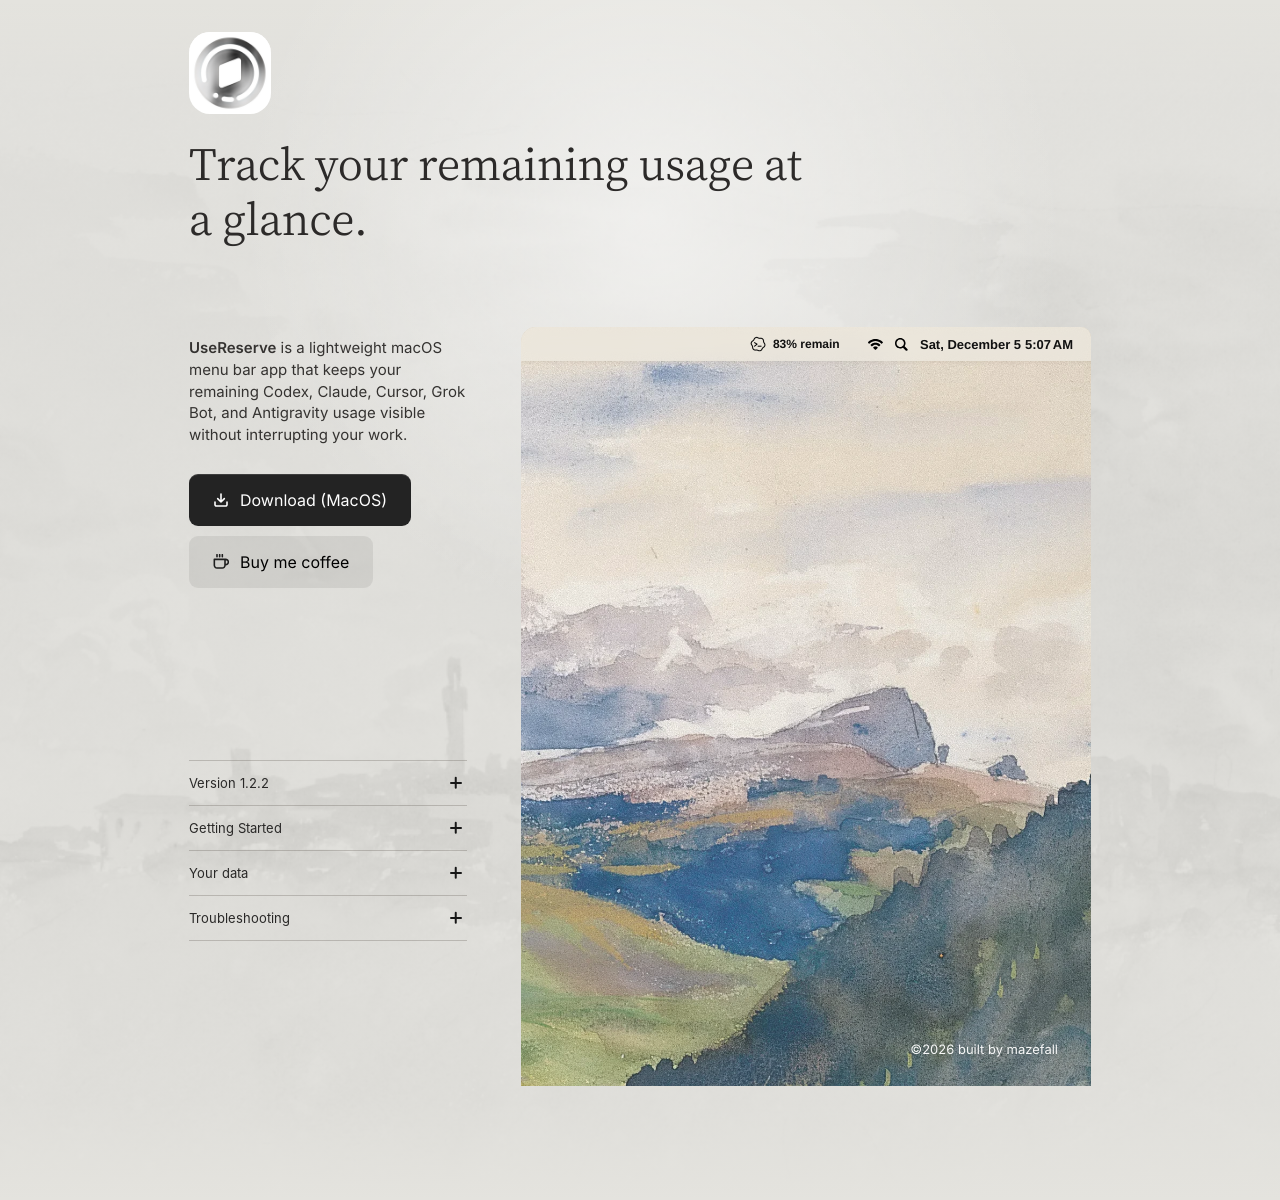
<file: index.html>
<!DOCTYPE html><html lang="en"><head><meta charSet="utf-8"/><meta name="viewport" content="width=device-width, initial-scale=1"/><link rel="preload" href="/fonts/Inter-Regular.woff2" as="font" crossorigin="anonymous" type="font/woff2"/><link rel="preload" href="/fonts/CactusClassicalSerif-Site.woff2" as="font" crossorigin="anonymous" type="font/woff2"/><link rel="preload" href="/images/usereserve-app-icon-small.png" as="image"/><link rel="preload" href="/images/download.svg" as="image"/><link rel="preload" href="/images/coffee.svg" as="image"/><link rel="preload" as="image" href="/images/met-watercolor-demo.webp" fetchPriority="high"/><link rel="preload" as="image" href="/images/codex-menu-template.png"/><link rel="preload" as="image" href="/images/menu-wifi.svg"/><link rel="preload" as="image" href="/images/menu-search.svg"/><link rel="preload" as="image" href="/images/more-option.svg"/><link rel="preload" as="image" href="/images/codex-icon.svg"/><link rel="preload" as="image" href="/images/claude-mark.png"/><link rel="stylesheet" href="/_next/static/chunks/00yr30qynxd0l.css" data-precedence="next"/><link rel="preload" as="script" fetchPriority="low" href="/_next/static/chunks/2-xwlmnlyaeq1.js"/><script src="/_next/static/chunks/3fy_b2e1xac-s.js" async=""></script><script src="/_next/static/chunks/05tem0visqf24.js" async=""></script><script src="/_next/static/chunks/turbopack-0192ip6_jhaq9.js" async=""></script><script src="/_next/static/chunks/44oxwbh__ebkl.js" async="" crossorigin=""></script><script src="/_next/static/chunks/1mxx5xc-y8i-s.js" async="" crossorigin=""></script><link rel="preload" as="image" href="/images/cursor-icon.svg"/><link rel="preload" as="image" href="/images/grok-icon.svg"/><link rel="preload" as="image" href="/images/antigravity-icon.png"/><link rel="preload" href="https://static.cloudflareinsights.com/beacon.min.js" as="script" crossorigin=""/><meta name="theme-color" content="#e4e3de"/><title>UseReserve — macOS Usage: Codex, Claude, Cursor, Grok Bot &amp; Antigravity</title><meta name="description" content="A lightweight macOS menu bar app that keeps your remaining Codex, Claude, Cursor, Grok Bot, and Antigravity usage visible without interrupting your work."/><meta name="application-name" content="UseReserve"/><meta name="author" content="mazefall"/><meta name="robots" content="index, follow"/><meta name="googlebot" content="index, follow, max-video-preview:-1, max-image-preview:large, max-snippet:-1"/><link rel="canonical" href="https://usereserve.app/"/><meta name="google-site-verification" content="Ph3ktvAOfqdHMxSouBUlSY4p__La_72pyCP1MsgeFTg"/><meta property="og:title" content="UseReserve — macOS Usage: Codex, Claude, Cursor, Grok Bot &amp; Antigravity"/><meta property="og:description" content="Keep your remaining Codex, Claude, Cursor, Grok Bot, and Antigravity usage visible from the macOS menu bar."/><meta property="og:url" content="https://usereserve.app/"/><meta property="og:site_name" content="UseReserve"/><meta property="og:image" content="https://usereserve.app/images/usereserve-social.png"/><meta property="og:image:width" content="1200"/><meta property="og:image:height" content="630"/><meta property="og:image:alt" content="UseReserve — track your remaining usage at a glance"/><meta property="og:type" content="website"/><meta name="twitter:card" content="summary_large_image"/><meta name="twitter:title" content="UseReserve — macOS Usage: Codex, Claude, Cursor, Grok Bot &amp; Antigravity"/><meta name="twitter:description" content="Keep your remaining Codex, Claude, Cursor, Grok Bot, and Antigravity usage visible from the macOS menu bar."/><meta name="twitter:image" content="https://usereserve.app/images/usereserve-social.png"/><link rel="shortcut icon" href="/images/usereserve-app-icon-small.png"/><link rel="icon" href="/images/usereserve-app-icon-small.png"/><link rel="apple-touch-icon" href="/images/usereserve-app-icon-small.png"/><link rel="preload" href="/fonts/Inter-Regular.woff2" as="font" type="font/woff2" crossorigin="anonymous"/><link rel="preload" href="/fonts/CactusClassicalSerif-Site.woff2" as="font" type="font/woff2" crossorigin="anonymous"/><script src="/_next/static/chunks/0cz1d0mv5g_q7.js" noModule=""></script></head><body><div hidden=""><!--$--><!--/$--></div><script type="application/ld+json">{"@context":"https://schema.org","@type":"SoftwareApplication","name":"UseReserve","url":"https://usereserve.app/","image":"https://usereserve.app/images/usereserve-app-icon-small.png","description":"A lightweight macOS menu bar app that keeps remaining Codex, Claude, Cursor, Grok Bot, and Antigravity usage visible at a glance.","applicationCategory":"DeveloperApplication","operatingSystem":"macOS","downloadUrl":"https://github.com/mazefall/usereserve-site/releases/download/v1.2.2/UseReserve-1.2.2.zip","offers":{"@type":"Offer","price":"0","priceCurrency":"USD"},"author":{"@type":"Person","name":"mazefall","url":"https://www.mazefall.com"}}</script><main class="site-page"><div class="page-content"><img class="app-icon" src="/images/usereserve-app-icon-small.png" alt="UseReserve" width="82" height="82"/><h1><span>Track your remaining usage at</span><span class="headline-second">a glance.</span></h1><p class="intro-copy"><strong>UseReserve</strong> is a lightweight macOS menu bar app that keeps your remaining Codex, Claude, Cursor, Grok Bot, and Antigravity usage visible without interrupting your work.</p><div class="actions" aria-label="UseReserve links"><a class="cta cta--primary" href="https://github.com/mazefall/usereserve-site/releases/download/v1.2.2/UseReserve-1.2.2.zip"><img class="cta-icon" src="/images/download.svg" alt="" aria-hidden="true"/><span>Download (MacOS)</span></a><a class="cta cta--secondary" href="https://buymeacoffee.com/usereserve"><img class="cta-icon" src="/images/coffee.svg" alt="" aria-hidden="true"/><span>Buy me coffee</span></a></div><figure class="product-demo" aria-label="UseReserve running in the macOS menu bar"><img class="demo-artwork" src="/images/met-watercolor-demo.webp" alt="Watercolor landscape with mountains and a deep blue valley" width="1061" height="1413" fetchPriority="high"/><div class="demo-wash" aria-hidden="true"></div><div class="menu-bar"><div class="menu-trailing"><div class="menu-status-anchor"><div class="reserve-status" aria-hidden="true"><div class="status-rotator"><span class="status-provider"><img class="status-icon status-icon--codex" src="/images/codex-menu-template.png" alt=""/><span>83% remain</span></span></div></div></div><div class="menu-system-icons" aria-hidden="true"><img class="menu-symbol menu-symbol--wifi" src="/images/menu-wifi.svg" alt=""/><img class="menu-symbol menu-symbol--search" src="/images/menu-search.svg" alt=""/></div><span class="menu-time" aria-hidden="true"><span></span><span class="menu-clock"></span></span></div><section class="usage-panel" aria-label="Example usage remaining" aria-hidden="true"><header class="usage-header"><strong>Usage Remaining</strong><img class="usage-more-icon" src="/images/more-option.svg" alt=""/></header><div class="usage-provider usage-provider--codex"><span class="provider-icon-shell provider-icon-shell--codex"><img src="/images/codex-icon.svg" alt="Codex"/></span><div class="usage-rows"><div class="usage-row"><span>5hr Session</span><span class="usage-percent">83%</span><span class="usage-reset">2:10pm</span></div><div class="usage-row"><span>Weekly</span><span class="usage-percent">67%</span><span class="usage-reset">Jul 21</span></div><div class="usage-row usage-row--reserve"><span></span><span class="reset-badge">1</span><span>Available Reset</span></div></div></div><div class="usage-divider usage-divider--codex-claude"></div><div class="usage-provider usage-provider--claude"><span class="provider-icon-shell provider-icon-shell--claude"><img src="/images/claude-mark.png" alt="Claude"/></span><div class="usage-rows"><div class="usage-row"><span>5hr Session</span><span class="usage-percent">100%</span><span class="usage-reset">1:34pm</span></div><div class="usage-row"><span>Weekly</span><span class="usage-percent">32%</span><span class="usage-reset">Jul 22</span></div></div></div><div class="usage-divider usage-divider--claude-cursor"></div><div class="usage-provider usage-provider--cursor"><span class="provider-icon-shell provider-icon-shell--cursor"><img src="/images/cursor-icon.svg" alt="Cursor"/></span><div class="usage-rows"><div class="usage-row"><span>Cursor</span><span class="usage-percent">72%</span><span class="usage-reset">Sep 30</span></div><div class="usage-row"><span>Other Models</span><span class="usage-percent">84%</span><span class="usage-reset">Sep 30</span></div></div></div><div class="usage-divider usage-divider--cursor-grok"></div><div class="usage-provider usage-provider--grok"><span class="provider-icon-shell provider-icon-shell--grok"><img src="/images/grok-icon.svg" alt="Grok Bot"/></span><div class="usage-rows"><div class="usage-row"><span>Weekly</span><span class="usage-percent">89%</span><span class="usage-reset">Sep 7</span></div></div></div><div class="usage-divider usage-divider--grok-antigravity"></div><div class="usage-provider usage-provider--antigravity"><span class="provider-icon-shell provider-icon-shell--antigravity"><img src="/images/antigravity-icon.png" alt="Antigravity"/></span><div class="usage-rows"><div class="usage-row"><span>5hr Session</span><span class="usage-percent">76%</span><span class="usage-reset">2:23pm</span></div><div class="usage-row"><span>Weekly</span><span class="usage-percent">92%</span><span class="usage-reset">Nov 27</span></div><div class="usage-row"><span>Argon Weekly</span><span class="usage-percent">100%</span><span class="usage-reset">Nov 27</span></div></div></div></section></div><figcaption class="art-credit">©2026 built by<!-- --> <a href="https://www.mazefall.com" target="_blank" rel="noreferrer">mazefall</a></figcaption></figure><div class="accordions"><section class="accordion-item" id="version"><button class="accordion-trigger" id="version-trigger" type="button" aria-expanded="false" aria-controls="version-panel"><span>Version 1.2.2</span><span class="accordion-symbol" aria-hidden="true"></span></button><div class="accordion-panel" id="version-panel" role="region" aria-labelledby="version-trigger" aria-hidden="true"><div class="accordion-panel-inner"><p>Restored quota tracking for Antigravity 2.34 and fixed the message that could say Antigravity was closed while it was running.</p></div></div></section><section class="accordion-item" id="getting-started"><button class="accordion-trigger" id="getting-started-trigger" type="button" aria-expanded="false" aria-controls="getting-started-panel"><span>Getting Started</span><span class="accordion-symbol" aria-hidden="true"></span></button><div class="accordion-panel" id="getting-started-panel" role="region" aria-labelledby="getting-started-trigger" aria-hidden="true"><div class="accordion-panel-inner"><p>Unzip the download and move UseReserve to Applications. Open Codex, Claude Desktop, Cursor, Grok Bot, or Antigravity once, then launch UseReserve to see the limits available on your Mac. macOS may ask permission before UseReserve can read a protected local sign-in.</p></div></div></section><section class="accordion-item" id="your-data"><button class="accordion-trigger" id="your-data-trigger" type="button" aria-expanded="false" aria-controls="your-data-panel"><span>Your data</span><span class="accordion-symbol" aria-hidden="true"></span></button><div class="accordion-panel" id="your-data-panel" role="region" aria-labelledby="your-data-trigger" aria-hidden="true"><div class="accordion-panel-inner"><p>The UseReserve app is read-only and never stores credentials, cookies, or message content. It reads only the local sign-in information each installed provider needs for an ephemeral usage request. This website uses privacy-first Cloudflare Web Analytics to count visits and page performance without cookies or personal profiles.</p></div></div></section><section class="accordion-item" id="troubleshooting"><button class="accordion-trigger" id="troubleshooting-trigger" type="button" aria-expanded="false" aria-controls="troubleshooting-panel"><span>Troubleshooting</span><span class="accordion-symbol" aria-hidden="true"></span></button><div class="accordion-panel" id="troubleshooting-panel" role="region" aria-labelledby="troubleshooting-trigger" aria-hidden="true"><div class="accordion-panel-inner"><dl class="troubleshooting-list"><div><dt>Menu bar</dt><dd>Open UseReserve again if its icon is missing. If your menu bar is crowded, close an unused menu-bar app so macOS has room to show it.</dd></div><div><dt>Sign-in</dt><dd>Open Codex, Claude Desktop, Cursor, Grok Bot, or Antigravity and confirm you are signed in, then return to UseReserve.</dd></div><div><dt>Claude permission</dt><dd>Choose Connect Claude in UseReserve and approve access to Claude Safe Storage when macOS asks.</dd></div><div><dt>Cursor usage</dt><dd>Cursor must be installed and signed in. UseReserve shows Cursor and Other Models when those limits are available for your individual plan. If Cursor has no allowance to report, you’ll see No usage limits available instead of a percentage.</dd></div><div><dt>Grok Bot usage</dt><dd>Grok Bot must be installed. UseReserve prefers the account signed into Grok Bot, then falls back to Cursor&#x27;s sign-in if that account is unavailable or rejected. When Cursor fallback is active, choose Use Grok Bot Sign-In to switch accounts; if macOS blocks Grok Bot Safe Storage, choose Allow Grok Bot Access.</dd></div><div><dt>Antigravity usage</dt><dd>Keep Antigravity open and signed in. UseReserve shows 5hr Session, Weekly, and Argon Weekly, with the lowest available percentage in the menu bar. Newer Antigravity versions use Google’s Antigravity CLI to read quotas. If UseReserve shows Antigravity CLI required, choose Install for Google’s setup instructions.</dd></div><div><dt>Subscription ends</dt><dd>UseReserve shows a dated notice for an expired Grok Bot trial or a previously tracked Cursor billing cycle that ends and stops reporting usage. It keeps checking for fresh usage after renewal.</dd></div><div><dt>Stale readings</dt><dd>UseReserve keeps the last available reading during a temporary outage and shows when it was last updated.</dd></div><div><dt>Refresh</dt><dd>Open the more menu and choose Refresh after reconnecting to the internet or signing in again.</dd></div><div><dt>Hiding an app</dt><dd>Open the more menu and untick an app under Show/Hide to drop it from the panel. It stops being polled until you tick it again.</dd></div><div><dt>Login Items</dt><dd>If UseReserve does not start automatically, open System Settings → General → Login Items and enable UseReserve.</dd></div></dl></div></div></section></div></div></main><!--$--><!--/$--><script src="/_next/static/chunks/2-xwlmnlyaeq1.js" id="_R_" async=""></script><script>(self.__next_f=self.__next_f||[]).push([0])</script><script>self.__next_f.push([1,"1:\"$Sreact.fragment\"\n2:I[39756,[\"/_next/static/chunks/44oxwbh__ebkl.js\"],\"default\"]\n3:I[37457,[\"/_next/static/chunks/44oxwbh__ebkl.js\"],\"default\"]\n4:I[79520,[\"/_next/static/chunks/44oxwbh__ebkl.js\"],\"\"]\nb:I[68027,[\"/_next/static/chunks/44oxwbh__ebkl.js\"],\"default\",1]\n:HL[\"/_next/static/chunks/00yr30qynxd0l.css\",\"style\"]\n:HL[\"/fonts/Inter-Regular.woff2\",\"font\",{\"crossOrigin\":\"anonymous\",\"type\":\"font/woff2\"}]\n:HL[\"/fonts/CactusClassicalSerif-Site.woff2\",\"font\",{\"crossOrigin\":\"anonymous\",\"type\":\"font/woff2\"}]\n:HL[\"/images/usereserve-app-icon-small.png\",\"image\"]\n:HL[\"/images/download.svg\",\"image\"]\n:HL[\"/images/coffee.svg\",\"image\"]\n0:{\"P\":null,\"c\":[\"\",\"\"],\"q\":\"\",\"i\":false,\"f\":[[[\"\",{\"children\":[\"__PAGE__\",{},\"$undefined\",\"$undefined\",4608]},\"$undefined\",\"$undefined\",4624],[[\"$\",\"$1\",\"c\",{\"children\":[[[\"$\",\"link\",\"0\",{\"rel\":\"stylesheet\",\"href\":\"/_next/static/chunks/00yr30qynxd0l.css\",\"precedence\":\"next\",\"crossOrigin\":\"$undefined\",\"nonce\":\"$undefined\"}],[\"$\",\"script\",\"script-0\",{\"src\":\"/_next/static/chunks/44oxwbh__ebkl.js\",\"async\":true,\"nonce\":\"$undefined\"}]],[\"$\",\"html\",null,{\"lang\":\"en\",\"children\":[[\"$\",\"head\",null,{\"children\":[[\"$\",\"link\",null,{\"rel\":\"preload\",\"href\":\"/fonts/Inter-Regular.woff2\",\"as\":\"font\",\"type\":\"font/woff2\",\"crossOrigin\":\"anonymous\"}],[\"$\",\"link\",null,{\"rel\":\"preload\",\"href\":\"/fonts/CactusClassicalSerif-Site.woff2\",\"as\":\"font\",\"type\":\"font/woff2\",\"crossOrigin\":\"anonymous\"}]]}],[\"$\",\"body\",null,{\"children\":[[\"$\",\"$L2\",null,{\"parallelRouterKey\":\"children\",\"error\":\"$undefined\",\"errorStyles\":\"$undefined\",\"errorScripts\":\"$undefined\",\"template\":[\"$\",\"$L3\",null,{}],\"templateStyles\":\"$undefined\",\"templateScripts\":\"$undefined\",\"notFound\":[[[\"$\",\"title\",null,{\"children\":\"404: This page could not be found.\"}],[\"$\",\"div\",null,{\"style\":{\"fontFamily\":\"system-ui,\\\"Segoe UI\\\",Roboto,Helvetica,Arial,sans-serif,\\\"Apple Color Emoji\\\",\\\"Segoe UI Emoji\\\"\",\"height\":\"100vh\",\"textAlign\":\"center\",\"display\":\"flex\",\"flexDirection\":\"column\",\"alignItems\":\"center\",\"justifyContent\":\"center\"},\"children\":[\"$\",\"div\",null,{\"children\":[[\"$\",\"style\",null,{\"dangerouslySetInnerHTML\":{\"__html\":\"body{color:#000;background:#fff;margin:0}.next-error-h1{border-right:1px solid rgba(0,0,0,.3)}@media (prefers-color-scheme:dark){body{color:#fff;background:#000}.next-error-h1{border-right:1px solid rgba(255,255,255,.3)}}\"}}],[\"$\",\"h1\",null,{\"className\":\"next-error-h1\",\"style\":{\"display\":\"inline-block\",\"margin\":\"0 20px 0 0\",\"padding\":\"0 23px 0 0\",\"fontSize\":24,\"fontWeight\":500,\"verticalAlign\":\"top\",\"lineHeight\":\"49px\"},\"children\":404}],[\"$\",\"div\",null,{\"style\":{\"display\":\"inline-block\"},\"children\":[\"$\",\"h2\",null,{\"style\":{\"fontSize\":14,\"fontWeight\":400,\"lineHeight\":\"49px\",\"margin\":0},\"children\":\"This page could not be found.\"}]}]]}]}]],[]],\"forbidden\":\"$undefined\",\"unauthorized\":\"$undefined\"}],[\"$\",\"$L4\",null,{\"id\":\"cloudflare-web-analytics\",\"strategy\":\"afterInteractive\",\"type\":\"module\",\"crossOrigin\":\"anonymous\",\"src\":\"https://static.cloudflareinsights.com/beacon.min.js\",\"data-cf-beacon\":\"{\\\"token\\\":\\\"161fef571741419490c86eca821cf598\\\"}\"}]]}]]}]]}],{\"children\":[[\"$\",\"$1\",\"c\",{\"children\":[[[\"$\",\"script\",null,{\"type\":\"application/ld+json\",\"dangerouslySetInnerHTML\":{\"__html\":\"{\\\"@context\\\":\\\"https://schema.org\\\",\\\"@type\\\":\\\"SoftwareApplication\\\",\\\"name\\\":\\\"UseReserve\\\",\\\"url\\\":\\\"https://usereserve.app/\\\",\\\"image\\\":\\\"https://usereserve.app/images/usereserve-app-icon-small.png\\\",\\\"description\\\":\\\"A lightweight macOS menu bar app that keeps remaining Codex, Claude, Cursor, Grok Bot, and Antigravity usage visible at a glance.\\\",\\\"applicationCategory\\\":\\\"DeveloperApplication\\\",\\\"operatingSystem\\\":\\\"macOS\\\",\\\"downloadUrl\\\":\\\"https://github.com/mazefall/usereserve-site/releases/download/v1.2.2/UseReserve-1.2.2.zip\\\",\\\"offers\\\":{\\\"@type\\\":\\\"Offer\\\",\\\"price\\\":\\\"0\\\",\\\"priceCurrency\\\":\\\"USD\\\"},\\\"author\\\":{\\\"@type\\\":\\\"Person\\\",\\\"name\\\":\\\"mazefall\\\",\\\"url\\\":\\\"https://www.mazefall.com\\\"}}\"}}],[\"$\",\"main\",null,{\"className\":\"site-page\",\"children\":[\"$\",\"div\",null,{\"className\":\"page-content\",\"children\":[[\"$\",\"img\",null,{\"className\":\"app-icon\",\"src\":\"/images/usereserve-app-icon-small.png\",\"alt\":\"UseReserve\",\"width\":82,\"height\":82}],[\"$\",\"h1\",null,{\"children\":[[\"$\",\"span\",null,{\"children\":\"Track your remaining usage at\"}],[\"$\",\"span\",null,{\"className\":\"headline-second\",\"children\":\"a glance.\"}]]}],[\"$\",\"p\",null,{\"className\":\"intro-copy\",\"children\":[[\"$\",\"strong\",null,{\"children\":\"UseReserve\"}],\" is a lightweight macOS menu bar app that keeps your remaining Codex, Claude, Cursor, Grok Bot, and Antigravity usage visible without interrupting your work.\"]}],[\"$\",\"div\",null,{\"className\":\"actions\",\"aria-label\":\"UseReserve links\",\"children\":[[\"$\",\"a\",null,{\"className\":\"cta cta--primary\",\"href\":\"https://github.com/mazefall/usereserve-site/releases/download/v1.2.2/UseReserve-1.2.2.zip\",\"children\":[[\"$\",\"img\",null,{\"className\":\"cta-icon\",\"src\":\"/images/download.svg\",\"alt\":\"\",\"aria-hidden\":\"true\"}],[\"$\",\"span\",null,{\"children\":\"Download (MacOS)\"}]]}],[\"$\",\"a\",null,{\"className\":\"cta cta--secondary\",\"href\":\"https://buymeacoffee.com/usereserve\",\"children\":[[\"$\",\"img\",null,{\"className\":\"cta-icon\",\"src\":\"/images/coffee.svg\",\"alt\":\"\",\"aria-hidden\":\"true\"}],\"$L5\"]}]]}],\"$L6\",\"$L7\"]}]}]],[\"$L8\"],\"$L9\"]}],{},null,false,null]},null,false,null],\"$La\",false]],\"m\":\"$undefined\",\"G\":[\"$b\",[\"$Lc\"]],\"S\":true,\"h\":null,\"r\":\"$undefined\",\"s\":\"$undefined\",\"a\":\"$undefined\",\"l\":\"$undefined\",\"p\":\"$undefined\",\"d\":\"$undefined\",\"b\":\"2j2uzRVnYnfNPEJfEZpKF\"}\nd:I[35614,[\"/_next/static/chunks/44oxwbh__ebkl.js\",\"/_next/static/chunks/1mxx5xc-y8i-s.js\"],\"ProductDemo\"]\ne:I[59805,[\"/_next/static/chunks/44oxwbh__ebkl.js\",\"/_next/static/chunks/1mxx5xc-y8i-s.js\"],\"AccordionList\"]\nf:I[97367,[\"/_next/static/chunks/44oxwbh__ebkl.js\"],\"OutletBoundary\"]\n10:\"$Sreact.suspense\"\n12:I[97367,[\"/_next/static/chunks/44oxwbh__ebkl.js\"],\"ViewportBoundary\"]\n14:I[97367,[\"/_next/static/chunks/44oxwbh__ebkl.js\"],\"MetadataBoundary\"]\n5:[\"$\",\"span\",null,{\"children\":\"Buy me coffee\"}]\n6:[\"$\",\"$Ld\",null,{}]\n7:[\"$\",\"$Le\",null,{}]\n8:[\"$\",\"script\",\"script-0\",{\"src\":\"/_next/static/chunks/1mxx5xc-y8i-s.js\",\"async\":true,\"nonce\":\"$undefined\"}]\n9:[\"$\",\"$Lf\",null,{\"children\":[\"$\",\"$10\",null,{\"name\":\"Next.MetadataOutlet\",\"children\":\"$@11\"}]}]\na:[\"$\",\"$1\",\"h\",{\"children\":[null,[\"$\",\"$L12\",null,{\"children\":\"$L13\"}],[\"$\",\"div\",null,{\"hidden\":true,\"children\":[\"$\",\"$L14\",null,{\"children\":[\"$\",\"$10\",null,{\"name\":\"Next.Metadata\",\"children\":\"$L15\"}]}]}],null]}]\nc:[\"$\",\"link\",\"0\",{\"rel\":\"stylesheet\",\"href\":\"/_next/static/chunks/00yr30qynxd0l.css\",\"precedence\":\"next\",\"crossOrigin\":\"$undefined\",\"nonce\":\"$undefined\"}]\n13:[[\"$\",\"meta\",\"0\",{\"charSet\":\"utf-8\"}],[\"$\",\"meta\",\"1\",{\"name\":\"viewport\",\"content\":\"width=device-width, initial-scale=1\"}],[\"$\",\"meta\",\"2\",{\"name\":\"theme-color\",\"content\":\"#e4e3de\"}]]\n16:I[27201,[\"/_next/static/chunks/44oxwbh__ebkl.js\"],\"IconMark\"]\n11:null\n15:[[\"$\",\"title\",\"0\",{\"children\":\"UseReserve — macOS Usage: Codex, Claude, Cursor, Grok Bot \u0026 Antigravity\"}],[\"$\",\"meta\",\"1\",{\"name\":\"description\",\"content\":\"A lightweight macOS menu bar app that keeps your remaining Codex, Claude, Cursor, Grok Bot, and Antigravity usage visible without interrupting your work.\"}],[\"$\",\"meta\",\"2\",{\"name\":\"application-name\",\"content\":\"UseReserve\"}],[\"$\",\"meta\",\"3\",{\"name\":\"author\",\"content\":\"mazefall\"}],[\"$\",\"meta\",\"4\",{\"name\":\"robots\",\"content\":\"index, follow\"}],[\"$\",\"meta\",\"5\",{\"name\":\"googlebot\",\"content\":\"index, follow, max-video-preview:-1, max-image-preview:large, max-snippet:-1\"}],[\"$\",\"link\",\"6\",{\"rel\":\"canonical\",\"href\":\"https://usereserve.app/\"}],[\"$\",\"meta\",\"7\",{\"name\":\"google-site-verification\",\"content\":\"Ph3ktvAOfqdHMxSouBUlSY4p__La_72pyCP1MsgeFTg\"}],[\"$\",\"meta\",\"8\",{\"property\":\"og:title\",\"content\":\"UseReserve — macOS Usage: Codex, Claude, Cursor, Grok Bot \u0026 Antigravity\"}],[\"$\",\"meta\",\"9\",{\"property\":\"og:description\",\"content\":\"Keep your remaining Codex, Claude, Cursor, Grok Bot, and Antigravity usage visible from the macOS menu bar.\"}],[\"$\",\"meta\",\"10\",{\"property\":\"og:url\",\"content\":\"https://usereserve.app/\"}],[\"$\",\"meta\",\"11\",{\"property\":\"og:site_name\",\"content\":\"UseReserve\"}],[\"$\",\"meta\",\"12\",{\"property\":\"og:image\",\"content\":\"https://usereserve.app/images/usereserve-social.png\"}],[\"$\",\"meta\",\"13\",{\"property\":\"og:image:width\",\"content\":\"1200\"}],[\"$\",\"meta\",\"14\",{\"property\":\"og:image:height\",\"content\":\"630\"}],[\"$\",\"meta\",\"15\",{\"property\":\"og:image:alt\",\"content\":\"UseReserve — track your remaining usage at a glance\"}],[\"$\",\"meta\",\"16\",{\"property\":\"og:type\",\"content\":\"website\"}],[\"$\",\"meta\",\"17\",{\"name\":\"twitter:card\",\"content\":\"summary_large_image\"}],[\"$\",\"meta\",\"18\",{\"name\":\"twitter:title\",\"content\":\"UseReserve — macOS Usage: Codex, Claude, Cursor, Grok Bot \u0026 Antigravity\"}],[\"$\",\"meta\",\"19\",{\"name\":\"twitter:description\",\"content\":\"Keep your remaining Codex, Claude, Cursor, Grok Bot, and Antigravity usage visible from the macOS menu bar.\"}],[\"$\",\"meta\",\"20\",{\"name\":\"twitter:image\",\"content\":\"https://usereserve.app/images/usereserve-social.png\"}],[\"$\",\"link\",\"21\",{\"rel\":\"shortcut icon\",\"href\":\"/images/usereserve-app-icon-small.png\"}],[\"$\",\"link\",\"22\",{\"rel\":\"icon\",\"href\":\"/images/usereserve-app-icon-small.png\"}],[\"$\",\"link\",\"23\",{\"rel\":\"apple-touch-icon\",\"href\":\"/images/usereserve-app-icon-small.png\"}],[\"$\",\"$L16\",\"24\",{}]]\n"])</script></body></html>
</file>
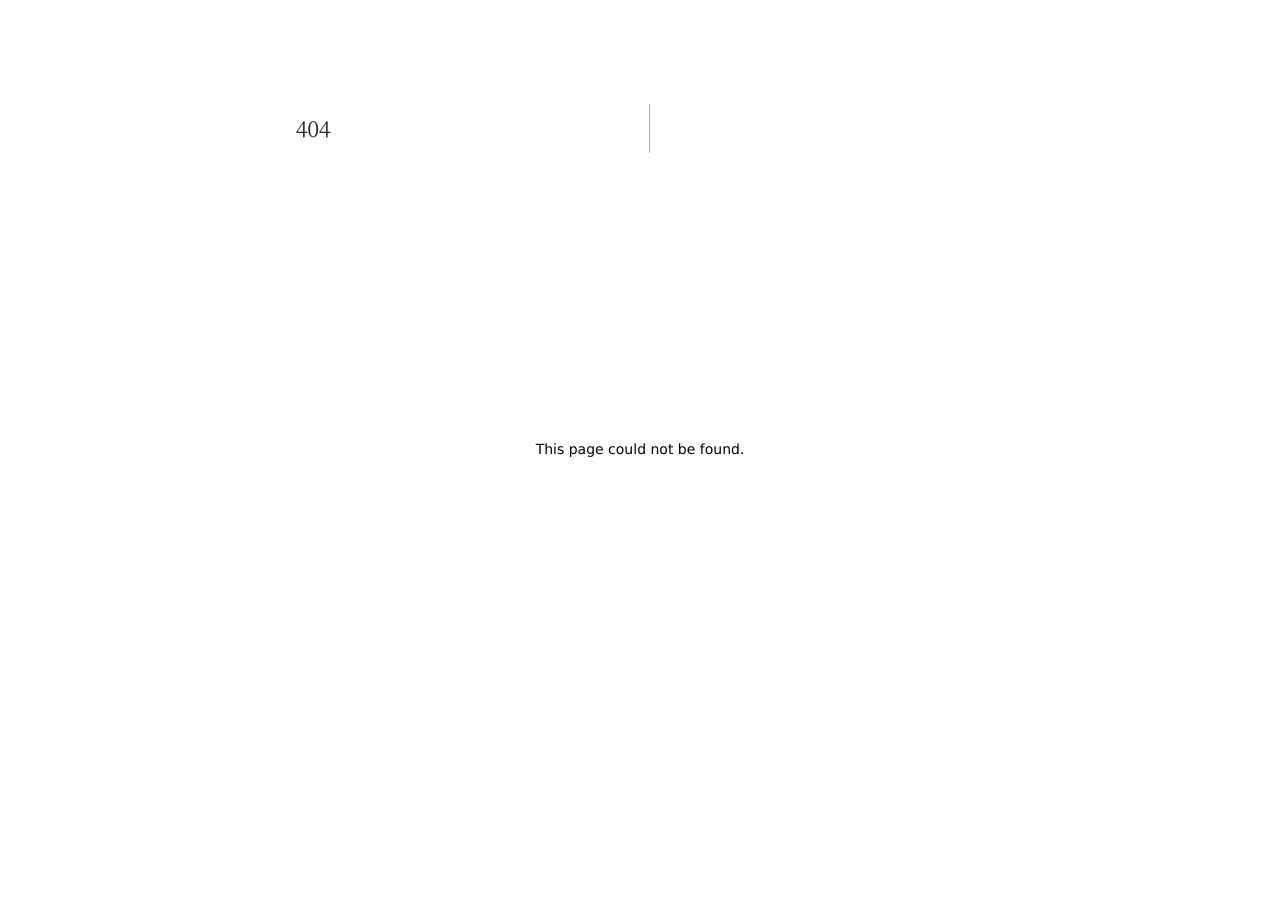
<file: 404/index.html>
<!DOCTYPE html><html lang="en"><head><meta charSet="utf-8"/><meta name="viewport" content="width=device-width, initial-scale=1"/><link rel="preload" href="/fonts/Inter-Regular.woff2" as="font" crossorigin="anonymous" type="font/woff2"/><link rel="preload" href="/fonts/CactusClassicalSerif-Site.woff2" as="font" crossorigin="anonymous" type="font/woff2"/><link rel="stylesheet" href="/_next/static/chunks/00yr30qynxd0l.css" data-precedence="next"/><link rel="preload" as="script" fetchPriority="low" href="/_next/static/chunks/2-xwlmnlyaeq1.js"/><script src="/_next/static/chunks/3fy_b2e1xac-s.js" async=""></script><script src="/_next/static/chunks/05tem0visqf24.js" async=""></script><script src="/_next/static/chunks/turbopack-0192ip6_jhaq9.js" async=""></script><script src="/_next/static/chunks/44oxwbh__ebkl.js" async="" crossorigin=""></script><link rel="preload" href="https://static.cloudflareinsights.com/beacon.min.js" as="script" crossorigin=""/><meta name="robots" content="noindex"/><meta name="theme-color" content="#e4e3de"/><title>UseReserve — macOS Usage: Codex, Claude, Cursor, Grok Bot &amp; Antigravity</title><meta name="description" content="A lightweight macOS menu bar app that keeps your remaining Codex, Claude, Cursor, Grok Bot, and Antigravity usage visible without interrupting your work."/><meta name="application-name" content="UseReserve"/><meta name="author" content="mazefall"/><meta name="robots" content="index, follow"/><meta name="googlebot" content="index, follow, max-video-preview:-1, max-image-preview:large, max-snippet:-1"/><link rel="canonical" href="https://usereserve.app/"/><meta name="google-site-verification" content="Ph3ktvAOfqdHMxSouBUlSY4p__La_72pyCP1MsgeFTg"/><meta property="og:title" content="UseReserve — macOS Usage: Codex, Claude, Cursor, Grok Bot &amp; Antigravity"/><meta property="og:description" content="Keep your remaining Codex, Claude, Cursor, Grok Bot, and Antigravity usage visible from the macOS menu bar."/><meta property="og:url" content="https://usereserve.app/"/><meta property="og:site_name" content="UseReserve"/><meta property="og:image" content="https://usereserve.app/images/usereserve-social.png"/><meta property="og:image:width" content="1200"/><meta property="og:image:height" content="630"/><meta property="og:image:alt" content="UseReserve — track your remaining usage at a glance"/><meta property="og:type" content="website"/><meta name="twitter:card" content="summary_large_image"/><meta name="twitter:title" content="UseReserve — macOS Usage: Codex, Claude, Cursor, Grok Bot &amp; Antigravity"/><meta name="twitter:description" content="Keep your remaining Codex, Claude, Cursor, Grok Bot, and Antigravity usage visible from the macOS menu bar."/><meta name="twitter:image" content="https://usereserve.app/images/usereserve-social.png"/><link rel="shortcut icon" href="/images/usereserve-app-icon-small.png"/><link rel="icon" href="/images/usereserve-app-icon-small.png"/><link rel="apple-touch-icon" href="/images/usereserve-app-icon-small.png"/><link rel="preload" href="/fonts/Inter-Regular.woff2" as="font" type="font/woff2" crossorigin="anonymous"/><link rel="preload" href="/fonts/CactusClassicalSerif-Site.woff2" as="font" type="font/woff2" crossorigin="anonymous"/><title>404: This page could not be found.</title><script src="/_next/static/chunks/0cz1d0mv5g_q7.js" noModule=""></script></head><body><div hidden=""><!--$--><!--/$--></div><div style="font-family:system-ui,&quot;Segoe UI&quot;,Roboto,Helvetica,Arial,sans-serif,&quot;Apple Color Emoji&quot;,&quot;Segoe UI Emoji&quot;;height:100vh;text-align:center;display:flex;flex-direction:column;align-items:center;justify-content:center"><div><style>body{color:#000;background:#fff;margin:0}.next-error-h1{border-right:1px solid rgba(0,0,0,.3)}@media (prefers-color-scheme:dark){body{color:#fff;background:#000}.next-error-h1{border-right:1px solid rgba(255,255,255,.3)}}</style><h1 class="next-error-h1" style="display:inline-block;margin:0 20px 0 0;padding:0 23px 0 0;font-size:24px;font-weight:500;vertical-align:top;line-height:49px">404</h1><div style="display:inline-block"><h2 style="font-size:14px;font-weight:400;line-height:49px;margin:0">This page could not be found.</h2></div></div></div><!--$--><!--/$--><script src="/_next/static/chunks/2-xwlmnlyaeq1.js" id="_R_" async=""></script><script>(self.__next_f=self.__next_f||[]).push([0])</script><script>self.__next_f.push([1,"1:\"$Sreact.fragment\"\n2:I[39756,[\"/_next/static/chunks/44oxwbh__ebkl.js\"],\"default\"]\n3:I[37457,[\"/_next/static/chunks/44oxwbh__ebkl.js\"],\"default\"]\n4:I[79520,[\"/_next/static/chunks/44oxwbh__ebkl.js\"],\"\"]\n5:I[97367,[\"/_next/static/chunks/44oxwbh__ebkl.js\"],\"OutletBoundary\"]\n6:\"$Sreact.suspense\"\n9:I[97367,[\"/_next/static/chunks/44oxwbh__ebkl.js\"],\"ViewportBoundary\"]\nb:I[97367,[\"/_next/static/chunks/44oxwbh__ebkl.js\"],\"MetadataBoundary\"]\nd:I[68027,[\"/_next/static/chunks/44oxwbh__ebkl.js\"],\"default\",1]\n:HL[\"/_next/static/chunks/00yr30qynxd0l.css\",\"style\"]\n:HL[\"/fonts/Inter-Regular.woff2\",\"font\",{\"crossOrigin\":\"anonymous\",\"type\":\"font/woff2\"}]\n:HL[\"/fonts/CactusClassicalSerif-Site.woff2\",\"font\",{\"crossOrigin\":\"anonymous\",\"type\":\"font/woff2\"}]\n8:X\n0:{\"P\":null,\"c\":[\"\",\"_not-found\",\"\"],\"q\":\"\",\"i\":false,\"f\":[[[\"\",{\"children\":[\"/_not-found\",{\"children\":[\"__PAGE__\",{},\"$undefined\",\"$undefined\",4608]},\"$undefined\",\"$undefined\",4608]},\"$undefined\",\"$undefined\",4624],[[\"$\",\"$1\",\"c\",{\"children\":[[[\"$\",\"link\",\"0\",{\"rel\":\"stylesheet\",\"href\":\"/_next/static/chunks/00yr30qynxd0l.css\",\"precedence\":\"next\",\"crossOrigin\":\"$undefined\",\"nonce\":\"$undefined\"}],[\"$\",\"script\",\"script-0\",{\"src\":\"/_next/static/chunks/44oxwbh__ebkl.js\",\"async\":true,\"nonce\":\"$undefined\"}]],[\"$\",\"html\",null,{\"lang\":\"en\",\"children\":[[\"$\",\"head\",null,{\"children\":[[\"$\",\"link\",null,{\"rel\":\"preload\",\"href\":\"/fonts/Inter-Regular.woff2\",\"as\":\"font\",\"type\":\"font/woff2\",\"crossOrigin\":\"anonymous\"}],[\"$\",\"link\",null,{\"rel\":\"preload\",\"href\":\"/fonts/CactusClassicalSerif-Site.woff2\",\"as\":\"font\",\"type\":\"font/woff2\",\"crossOrigin\":\"anonymous\"}]]}],[\"$\",\"body\",null,{\"children\":[[\"$\",\"$L2\",null,{\"parallelRouterKey\":\"children\",\"error\":\"$undefined\",\"errorStyles\":\"$undefined\",\"errorScripts\":\"$undefined\",\"template\":[\"$\",\"$L3\",null,{}],\"templateStyles\":\"$undefined\",\"templateScripts\":\"$undefined\",\"notFound\":[[[\"$\",\"title\",null,{\"children\":\"404: This page could not be found.\"}],[\"$\",\"div\",null,{\"style\":{\"fontFamily\":\"system-ui,\\\"Segoe UI\\\",Roboto,Helvetica,Arial,sans-serif,\\\"Apple Color Emoji\\\",\\\"Segoe UI Emoji\\\"\",\"height\":\"100vh\",\"textAlign\":\"center\",\"display\":\"flex\",\"flexDirection\":\"column\",\"alignItems\":\"center\",\"justifyContent\":\"center\"},\"children\":[\"$\",\"div\",null,{\"children\":[[\"$\",\"style\",null,{\"dangerouslySetInnerHTML\":{\"__html\":\"body{color:#000;background:#fff;margin:0}.next-error-h1{border-right:1px solid rgba(0,0,0,.3)}@media (prefers-color-scheme:dark){body{color:#fff;background:#000}.next-error-h1{border-right:1px solid rgba(255,255,255,.3)}}\"}}],[\"$\",\"h1\",null,{\"className\":\"next-error-h1\",\"style\":{\"display\":\"inline-block\",\"margin\":\"0 20px 0 0\",\"padding\":\"0 23px 0 0\",\"fontSize\":24,\"fontWeight\":500,\"verticalAlign\":\"top\",\"lineHeight\":\"49px\"},\"children\":404}],[\"$\",\"div\",null,{\"style\":{\"display\":\"inline-block\"},\"children\":[\"$\",\"h2\",null,{\"style\":{\"fontSize\":14,\"fontWeight\":400,\"lineHeight\":\"49px\",\"margin\":0},\"children\":\"This page could not be found.\"}]}]]}]}]],[]],\"forbidden\":\"$undefined\",\"unauthorized\":\"$undefined\"}],[\"$\",\"$L4\",null,{\"id\":\"cloudflare-web-analytics\",\"strategy\":\"afterInteractive\",\"type\":\"module\",\"crossOrigin\":\"anonymous\",\"src\":\"https://static.cloudflareinsights.com/beacon.min.js\",\"data-cf-beacon\":\"{\\\"token\\\":\\\"161fef571741419490c86eca821cf598\\\"}\"}]]}]]}]]}],{\"children\":[[\"$\",\"$1\",\"c\",{\"children\":[null,[\"$\",\"$L2\",null,{\"parallelRouterKey\":\"children\",\"error\":\"$undefined\",\"errorStyles\":\"$undefined\",\"errorScripts\":\"$undefined\",\"template\":[\"$\",\"$L3\",null,{}],\"templateStyles\":\"$undefined\",\"templateScripts\":\"$undefined\",\"notFound\":\"$undefined\",\"forbidden\":\"$undefined\",\"unauthorized\":\"$undefined\"}]]}],{\"children\":[[\"$\",\"$1\",\"c\",{\"children\":[[[\"$\",\"title\",null,{\"children\":\"404: This page could not be found.\"}],[\"$\",\"div\",null,{\"style\":\"$0:f:0:1:0:props:children:1:props:children:1:props:children:0:props:notFound:0:1:props:style\",\"children\":[\"$\",\"div\",null,{\"children\":[[\"$\",\"style\",null,{\"dangerouslySetInnerHTML\":{\"__html\":\"body{color:#000;background:#fff;margin:0}.next-error-h1{border-right:1px solid rgba(0,0,0,.3)}@media (prefers-color-scheme:dark){body{color:#fff;background:#000}.next-error-h1{border-right:1px solid rgba(255,255,255,.3)}}\"}}],[\"$\",\"h1\",null,{\"className\":\"next-error-h1\",\"style\":\"$0:f:0:1:0:props:children:1:props:children:1:props:children:0:props:notFound:0:1:props:children:props:children:1:props:style\",\"children\":404}],[\"$\",\"div\",null,{\"style\":\"$0:f:0:1:0:props:children:1:props:children:1:props:children:0:props:notFound:0:1:props:children:props:children:2:props:style\",\"children\":[\"$\",\"h2\",null,{\"style\":\"$0:f:0:1:0:props:children:1:props:children:1:props:children:0:props:notFound:0:1:props:children:props:children:2:props:children:props:style\",\"children\":\"This page could not be found.\"}]}]]}]}]],null,[\"$\",\"$L5\",null,{\"children\":[\"$\",\"$6\",null,{\"name\":\"Next.MetadataOutlet\",\"children\":\"$@7\"}]}]]}],{},null,false,null]},null,false,\"$8\"]},null,false,null],[\"$\",\"$1\",\"h\",{\"children\":[[\"$\",\"meta\",null,{\"name\":\"robots\",\"content\":\"noindex\"}],[\"$\",\"$L9\",null,{\"children\":\"$La\"}],[\"$\",\"div\",null,{\"hidden\":true,\"children\":[\"$\",\"$Lb\",null,{\"children\":[\"$\",\"$6\",null,{\"name\":\"Next.Metadata\",\"children\":\"$Lc\"}]}]}],null]}],false]],\"m\":\"$undefined\",\"G\":[\"$d\",[[\"$\",\"link\",\"0\",{\"rel\":\"stylesheet\",\"href\":\"/_next/static/chunks/00yr30qynxd0l.css\",\"precedence\":\"next\",\"crossOrigin\":\"$undefined\",\"nonce\":\"$undefined\"}]]],\"S\":true,\"h\":null,\"r\":\"$undefined\",\"s\":\"$undefined\",\"a\":\"$undefined\",\"l\":\"$undefined\",\"p\":\"$undefined\",\"d\":\"$undefined\",\"b\":\"2j2uzRVnYnfNPEJfEZpKF\"}\n8:C\na:[[\"$\",\"meta\",\"0\",{\"charSet\":\"utf-8\"}],[\"$\",\"meta\",\"1\",{\"name\":\"viewport\",\"content\":\"width=device-width, initial-scale=1\"}],[\"$\",\"meta\",\"2\",{\"name\":\"theme-color\",\"content\":\"#e4e3de\"}]]\ne:I[27201,[\"/_next/static/chunks/44oxwbh__ebkl.js\"],\"IconMark\"]\n7:null\nc:[[\"$\",\"title\",\"0\",{\"children\":\"UseReserve — macOS Usage: Codex, Claude, Cursor, Grok Bot \u0026 Antigravity\"}],[\"$\",\"meta\",\"1\",{\"name\":\"description\",\"content\":\"A lightweight macOS menu bar app that keeps your remaining Codex, Claude, Cursor, Grok Bot, and Antigravity usage visible without interrupting your work.\"}],[\"$\",\"meta\",\"2\",{\"name\":\"application-name\",\"content\":\"UseReserve\"}],[\"$\",\"meta\",\"3\",{\"name\":\"author\",\"content\":\"mazefall\"}],[\"$\",\"meta\",\"4\",{\"name\":\"robots\",\"content\":\"index, follow\"}],[\"$\",\"meta\",\"5\",{\"name\":\"googlebot\",\"content\":\"index, follow, max-video-preview:-1, max-image-preview:large, max-snippet:-1\"}],[\"$\",\"link\",\"6\",{\"rel\":\"canonical\",\"href\":\"https://usereserve.app/\"}],[\"$\",\"meta\",\"7\",{\"name\":\"google-site-verification\",\"content\":\"Ph3ktvAOfqdHMxSouBUlSY4p__La_72pyCP1MsgeFTg\"}],[\"$\",\"meta\",\"8\",{\"property\":\"og:title\",\"content\":\"UseReserve — macOS Usage: Codex, Claude, Cursor, Grok Bot \u0026 Antigravity\"}],[\"$\",\"meta\",\"9\",{\"property\":\"og:description\",\"content\":\"Keep your remaining Codex, Claude, Cursor, Grok Bot, and Antigravity usage visible from the macOS menu bar.\"}],[\"$\",\"meta\",\"10\",{\"property\":\"og:url\",\"content\":\"https://usereserve.app/\"}],[\"$\",\"meta\",\"11\",{\"property\":\"og:site_name\",\"content\":\"UseReserve\"}],[\"$\",\"meta\",\"12\",{\"property\":\"og:image\",\"content\":\"https://usereserve.app/images/usereserve-social.png\"}],[\"$\",\"meta\",\"13\",{\"property\":\"og:image:width\",\"content\":\"1200\"}],[\"$\",\"meta\",\"14\",{\"property\":\"og:image:height\",\"content\":\"630\"}],[\"$\",\"meta\",\"15\",{\"property\":\"og:image:alt\",\"content\":\"UseReserve — track your remaining usage at a glance\"}],[\"$\",\"meta\",\"16\",{\"property\":\"og:type\",\"content\":\"website\"}],[\"$\",\"meta\",\"17\",{\"name\":\"twitter:card\",\"content\":\"summary_large_image\"}],[\"$\",\"meta\",\"18\",{\"name\":\"twitter:title\",\"content\":\"UseReserve — macOS Usage: Codex, Claude, Cursor, Grok Bot \u0026 Antigravity\"}],[\"$\",\"meta\",\"19\",{\"name\":\"twitter:description\",\"content\":\"Keep your remaining Codex, Claude, Cursor, Grok Bot, and Antigravity usage visible from the macOS menu bar.\"}],[\"$\",\"meta\",\"20\",{\"name\":\"twitter:image\",\"content\":\"https://usereserve.app/images/usereserve-social.png\"}],[\"$\",\"link\",\"21\",{\"rel\":\"shortcut icon\",\"href\":\"/images/usereserve-app-icon-small.png\"}],[\"$\",\"link\",\"22\",{\"rel\":\"icon\",\"href\":\"/images/usereserve-app-icon-small.png\"}],[\"$\",\"link\",\"23\",{\"rel\":\"apple-touch-icon\",\"href\":\"/images/usereserve-app-icon-small.png\"}],[\"$\",\"$Le\",\"24\",{}]]\n"])</script></body></html>
</file>
<file: _next/static/chunks/00yr30qynxd0l.css>
@layer theme{:root,:host{--font-sans:ui-sans-serif, system-ui, sans-serif, "Apple Color Emoji", "Segoe UI Emoji", "Segoe UI Symbol", "Noto Color Emoji";--font-mono:ui-monospace, SFMono-Regular, Menlo, Monaco, Consolas, "Liberation Mono", "Courier New", monospace;--spacing:.25rem;--default-font-family:var(--font-sans);--default-mono-font-family:var(--font-mono)}}@layer base{*,:after,:before,::backdrop{box-sizing:border-box;border:0 solid;margin:0;padding:0}::file-selector-button{box-sizing:border-box;border:0 solid;margin:0;padding:0}html,:host{-webkit-text-size-adjust:100%;tab-size:4;line-height:1.5;font-family:var(--default-font-family,ui-sans-serif, system-ui, sans-serif, "Apple Color Emoji", "Segoe UI Emoji", "Segoe UI Symbol", "Noto Color Emoji");font-feature-settings:var(--default-font-feature-settings,normal);font-variation-settings:var(--default-font-variation-settings,normal);-webkit-tap-highlight-color:transparent}hr{height:0;color:inherit;border-top-width:1px}abbr:where([title]){-webkit-text-decoration:underline dotted;text-decoration:underline dotted}h1,h2,h3,h4,h5,h6{font-size:inherit;font-weight:inherit}a{color:inherit;-webkit-text-decoration:inherit;-webkit-text-decoration:inherit;-webkit-text-decoration:inherit;-webkit-text-decoration:inherit;text-decoration:inherit}b,strong{font-weight:bolder}code,kbd,samp,pre{font-family:var(--default-mono-font-family,ui-monospace, SFMono-Regular, Menlo, Monaco, Consolas, "Liberation Mono", "Courier New", monospace);font-feature-settings:var(--default-mono-font-feature-settings,normal);font-variation-settings:var(--default-mono-font-variation-settings,normal);font-size:1em}small{font-size:80%}sub,sup{vertical-align:baseline;font-size:75%;line-height:0;position:relative}sub{bottom:-.25em}sup{top:-.5em}table{text-indent:0;border-color:inherit;border-collapse:collapse}:-moz-focusring{outline:auto}progress{vertical-align:baseline}summary{display:list-item}ol,ul,menu{list-style:none}img,svg,video,canvas,audio,iframe,embed,object{vertical-align:middle;display:block}img,video{max-width:100%;height:auto}button,input,select,optgroup,textarea{font:inherit;font-feature-settings:inherit;font-variation-settings:inherit;letter-spacing:inherit;color:inherit;opacity:1;background-color:#0000;border-radius:0}::file-selector-button{font:inherit;font-feature-settings:inherit;font-variation-settings:inherit;letter-spacing:inherit;color:inherit;opacity:1;background-color:#0000;border-radius:0}:where(select:is([multiple],[size])) optgroup{font-weight:bolder}:where(select:is([multiple],[size])) optgroup option{padding-inline-start:20px}::file-selector-button{margin-inline-end:4px}::placeholder{opacity:1}@supports (not ((-webkit-appearance:-apple-pay-button))) or (contain-intrinsic-size:1px){::placeholder{color:currentColor}@supports (color:color-mix(in lab, red, red)){::placeholder{color:color-mix(in oklab, currentcolor 50%, transparent)}}}textarea{resize:vertical}::-webkit-search-decoration{-webkit-appearance:none}::-webkit-date-and-time-value{min-height:1lh;text-align:inherit}::-webkit-datetime-edit{display:inline-flex}::-webkit-datetime-edit-fields-wrapper{padding:0}::-webkit-datetime-edit{padding-block:0}::-webkit-datetime-edit-year-field{padding-block:0}::-webkit-datetime-edit-month-field{padding-block:0}::-webkit-datetime-edit-day-field{padding-block:0}::-webkit-datetime-edit-hour-field{padding-block:0}::-webkit-datetime-edit-minute-field{padding-block:0}::-webkit-datetime-edit-second-field{padding-block:0}::-webkit-datetime-edit-millisecond-field{padding-block:0}::-webkit-datetime-edit-meridiem-field{padding-block:0}::-webkit-calendar-picker-indicator{line-height:1}:-moz-ui-invalid{box-shadow:none}button,input:where([type=button],[type=reset],[type=submit]){appearance:button}::file-selector-button{appearance:button}::-webkit-inner-spin-button{height:auto}::-webkit-outer-spin-button{height:auto}[hidden]:where(:not([hidden=until-found])){display:none!important}}@layer components;@layer utilities{.visible{visibility:visible}.sr-only{clip-path:inset(50%);white-space:nowrap;border-width:0;width:1px;height:1px;margin:-1px;padding:0;position:absolute;overflow:hidden}.fixed{position:fixed}.static{position:static}.start{inset-inline-start:var(--spacing)}}@font-face{font-family:Inter;src:url(/fonts/Inter-Regular.woff2)format("woff2");font-style:normal;font-weight:400;font-display:swap}@font-face{font-family:Inter;src:url(/fonts/Inter-Medium.woff2)format("woff2");font-style:normal;font-weight:500;font-display:swap}@font-face{font-family:Inter;src:url(/fonts/Inter-SemiBold.woff2)format("woff2");font-style:normal;font-weight:600;font-display:swap}@font-face{font-family:Cactus Classical Serif;src:url(/fonts/CactusClassicalSerif-Site.woff2)format("woff2");font-style:normal;font-weight:400;font-display:swap}:root{--ink:#292827;--muted-ink:#65615e;--paper:#e4e3de;--line:#564f4945}*{box-sizing:border-box}html{background-color:var(--paper);min-height:100%}body{min-height:100vh;color:var(--ink);background-color:var(--paper);-webkit-font-smoothing:antialiased;text-rendering:geometricprecision;margin:0;font-family:Inter,-apple-system,BlinkMacSystemFont,Segoe UI,sans-serif;font-size:14px}button,a{-webkit-tap-highlight-color:transparent;font:inherit}.sr-only{clip:rect(0, 0, 0, 0);white-space:nowrap;border:0;width:1px;height:1px;margin:-1px;padding:0;position:absolute;overflow:hidden}.site-page{background-color:var(--paper);isolation:isolate;min-height:max(1200px,100svh);position:relative;overflow:hidden}.site-page:before,.site-page:after{z-index:-2;content:"";pointer-events:none;position:absolute;inset:0}.site-page:before{filter:saturate(.26)contrast(.92);opacity:.68;background:url(/images/paper-landscape.webp) bottom/cover no-repeat;-webkit-mask-image:linear-gradient(#0000 0,#000 8% 92%,#0000 100%);mask-image:linear-gradient(#0000 0,#000 8% 92%,#0000 100%)}.site-page:after{z-index:-1;background:radial-gradient(circle at 51% 18%,#ffffff80,#0000 35%),linear-gradient(#e4e3dea8,#e4e3dec7)}.page-content{width:902px;min-height:1054px;margin:max(32px,50svh - 527px) auto 0;position:relative}.app-icon{object-fit:cover;border-radius:21px;width:82px;height:82px;animation:.52s cubic-bezier(.22,1,.36,1) 80ms both reveal-icon;position:absolute;top:0;left:0;box-shadow:inset 0 1px #fffffff2}h1{color:#2c2a29;letter-spacing:-.46px;width:650px;margin:0;font-family:Cactus Classical Serif,Georgia,serif;font-size:46px;font-weight:400;line-height:1.19;animation:.65s cubic-bezier(.22,1,.36,1) .5s both reveal-text;position:absolute;top:104px;left:0}h1>span{display:block}.actions{flex-direction:column;align-items:flex-start;gap:10px;animation:.68s cubic-bezier(.22,1,.36,1) 1.1s both reveal-lower-content;display:flex;position:absolute;top:442px;left:0}.cta{white-space:nowrap;border:0;border-radius:9px;justify-content:center;align-items:center;gap:11px;min-height:52px;padding:0 24px;font-size:16px;font-weight:400;line-height:1;text-decoration:none;transition:background-color .18s,box-shadow .18s,transform .18s cubic-bezier(.22,1,.36,1);display:inline-flex}.cta--primary{color:#fff;background:#232323;box-shadow:inset 0 1px #ffffff1f}.cta--secondary{color:#000;background:#00000012}.cta:disabled{cursor:not-allowed;opacity:1}@media (hover:hover){.cta--primary:hover{background:#151515;box-shadow:inset 0 1px #ffffff29,0 4px 12px #0000001f}.cta--secondary:hover{background:#0000001c}.cta:not(:disabled):hover{transform:translateY(-1px)}}.cta:not(:disabled):active{transform:translateY(0)}.cta-icon{flex:none;width:16px;height:16px;display:block}.intro-copy{color:#343230;width:278px;margin:0;font-size:15px;font-weight:300;line-height:1.45;animation:.68s cubic-bezier(.22,1,.36,1) 1.04s both reveal-lower-content;position:absolute;top:305px;left:0}.intro-copy strong{font-weight:600}.accordions{width:278px;animation:.68s cubic-bezier(.22,1,.36,1) 1.22s both reveal-lower-content;position:absolute;top:728px;left:0}.accordion-item{border-top:1px solid var(--line)}.accordion-item:last-child{border-bottom:1px solid var(--line)}.accordion-trigger{cursor:pointer;width:100%;min-height:44px;color:inherit;text-align:left;background:0 0;border:0;justify-content:space-between;align-items:center;padding:0 28px 0 0;font-size:13px;line-height:1.3;display:flex;position:relative}.accordion-symbol{color:#171717;width:14px;height:14px;position:absolute;right:4px}.accordion-symbol:before,.accordion-symbol:after{content:"";background:currentColor;border-radius:2px;width:12px;height:1.5px;transition:transform .28s cubic-bezier(.22,1,.36,1),opacity .18s;position:absolute;top:6px;left:1px}.accordion-symbol:after{transform:rotate(90deg)}.accordion-item.is-open .accordion-symbol:after{opacity:0;transform:rotate(0)}.accordion-trigger:focus-visible,.cta:focus-visible,.art-credit:focus-visible,.art-credit a:focus-visible{outline-offset:4px;border-radius:3px;outline:2px solid #292827}.accordion-panel{opacity:0;grid-template-rows:0fr;transition:grid-template-rows .42s cubic-bezier(.22,1,.36,1),opacity .24s;display:grid}.accordion-item.is-open .accordion-panel{opacity:1;grid-template-rows:1fr}.accordion-panel-inner{overscroll-behavior:contain;scrollbar-color:#564f4957 transparent;scrollbar-width:thin;min-height:0;max-height:140px;padding-right:6px;overflow:hidden auto}.accordions p{color:#3c3937;margin:-1px 0 18px;font-size:13px;line-height:1.53}.troubleshooting-list{color:#3c3937;gap:11px;margin:-1px 0 18px;font-size:13px;line-height:1.45;display:grid}.troubleshooting-list div{gap:2px;display:grid}.troubleshooting-list dt{font-weight:600}.troubleshooting-list dd{margin:0}.product-demo{background:#d9d2c7;border-radius:15px 10px 0 0;width:570px;height:759px;margin:0;animation:.72s cubic-bezier(.22,1,.36,1) 1.1s both reveal-lower-content;position:absolute;top:295px;left:332px;overflow:hidden;box-shadow:inset 0 1px #ffffffa6;container-type:inline-size}.demo-artwork{object-fit:fill;width:100%;max-width:none;height:100%;position:absolute;inset:0}.demo-wash{pointer-events:none;background:#efeae029;border-radius:8px;position:absolute;inset:0}.menu-bar{color:#111;-webkit-backdrop-filter:blur(1.4cqw)saturate(.75);backdrop-filter:blur(1.4cqw)saturate(.75);background:#efeae1b8;height:6.05cqw;font-family:-apple-system,BlinkMacSystemFont,Helvetica Neue,sans-serif;font-size:2.11cqw;font-weight:600;line-height:1;position:absolute;inset:0 0 auto;box-shadow:0 .18cqw .7cqw #43372b14}.reserve-status{background:0 0;border-radius:2.46cqw;flex:none;align-items:center;height:4.21cqw;padding:0 1.58cqw;display:flex}.menu-status-anchor{flex:none;position:relative}.reserve-status.is-active{background:#dfd8cde0}.status-rotator{width:17.2cqw;height:3.16cqw;position:relative}.status-provider{white-space:nowrap;align-items:center;gap:1.05cqw;height:100%;display:flex}.status-icon{object-fit:contain;flex:none;width:3.16cqw;height:3.16cqw}.status-icon--codex,.status-icon--cursor,.status-icon--grok,.status-icon--antigravity{filter:brightness(0)}.menu-trailing{opacity:1;align-items:center;gap:2.11cqw;height:4.21cqw;display:flex;position:absolute;top:.88cqw;right:1.75cqw}.menu-system-icons{align-items:center;gap:2.11cqw;height:4.21cqw;display:flex}.menu-symbol{flex:none;display:block}.menu-symbol--wifi{width:2.63cqw}.menu-symbol--search{width:2.28cqw}.menu-time{font-variant-numeric:tabular-nums;white-space:nowrap;align-items:center;gap:.7cqw;height:4.21cqw;padding:0 1.4cqw 0 0;font-size:2.28cqw;display:flex}.menu-clock{display:inline-flex}.menu-time-separator{animation:1s step-end infinite menu-time-colon-blink;display:inline-block}@keyframes menu-time-colon-blink{0%,49%{opacity:1}50%,to{opacity:.28}}.usage-panel{color:#111;-webkit-backdrop-filter:blur(2.1cqw)saturate(.8);backdrop-filter:blur(2.1cqw)saturate(.8);opacity:0;transform-origin:50% 0;visibility:hidden;background:#ffffffc2;border:.18cqw solid #eeeeeeeb;border-radius:2.98cqw;flex-direction:column;width:63.86cqw;padding:3.16cqw 3.51cqw;font-family:-apple-system,BlinkMacSystemFont,Helvetica Neue,sans-serif;font-size:2.28cqw;font-weight:400;line-height:1;transition:opacity .36s,transform .56s cubic-bezier(.22,1,.36,1),visibility 0s linear .56s;display:flex;position:absolute;top:6.67cqw;left:3cqw;overflow:hidden;transform:translateY(-2.1cqw)scale(.96);box-shadow:0 1.05cqw 2.81cqw #27221c21}.usage-panel.is-visible{opacity:1;visibility:visible;transition-delay:0s;transform:translateY(0)scale(1)}.usage-header{justify-content:space-between;align-items:center;margin-bottom:3.51cqw;font-size:2.46cqw;display:flex}.usage-header strong{font-weight:500}.usage-more-icon{width:2.81cqw;height:2.81cqw;display:block}.usage-provider{grid-template-columns:4.91cqw 1fr;gap:1.75cqw;display:grid}.provider-icon-shell{background:#fff;border:1px solid #00000026;border-radius:1.4cqw;width:4.91cqw;height:4.91cqw;display:block;position:relative;overflow:hidden}.provider-icon-shell img{object-fit:contain;max-width:none;display:block;position:absolute}.provider-icon-shell--codex img{width:62%;height:62%;top:19%;left:19%}.provider-icon-shell--claude img{width:71.43%;height:71.43%;top:14.29%;left:14.29%}.provider-icon-shell--cursor img{width:62%;height:62%;top:19%;left:19%}.provider-icon-shell--grok img{width:60%;height:60%;top:20%;left:20%}.provider-icon-shell--antigravity img{width:104%;height:104%;top:-2%;left:-2%}.status-icon--antigravity{transform:scale(1.15)}.usage-provider--grok{align-items:center}.usage-provider--grok .usage-rows{padding-top:0}.usage-rows{flex-direction:column;gap:2.11cqw;min-width:0;padding-top:.88cqw;display:flex}.usage-row{white-space:nowrap;grid-template-columns:minmax(0,1fr) 6.84cqw 8.6cqw;align-items:center;column-gap:.7cqw;display:grid}.usage-percent,.usage-reset{text-align:right}.usage-percent{padding-right:.53cqw}.usage-row--reserve{color:#2a2928;grid-template-columns:minmax(0,1fr) 3.51cqw 15.79cqw;column-gap:.7cqw;margin-top:-.35cqw}.reset-badge{border:.18cqw solid #5b555059;border-radius:50%;justify-content:center;align-items:center;width:3.16cqw;height:3.16cqw;font-size:1.93cqw;display:inline-flex}.usage-divider{background:#645d5726;height:.18cqw;margin:2.46cqw 0}.art-credit{color:#fffffff2;text-shadow:0 .18cqw .7cqw #14181b33;font-family:Inter,sans-serif;font-size:2.28cqw;line-height:1;position:absolute;bottom:5.09cqw;right:5.79cqw}.art-credit a{color:inherit;text-underline-offset:3px;text-decoration-color:#0000;transition:text-decoration-color .16s}.art-credit a:hover{text-decoration-color:currentColor}@keyframes reveal-icon{0%{opacity:0}to{opacity:1}}@keyframes reveal-text{0%{opacity:0}to{opacity:1}}@keyframes reveal-lower-content{0%{opacity:0;transform:translateY(10px)}to{opacity:1;transform:translateY(0)}}@media (max-width:960px){.site-page{min-height:0;display:flow-root;overflow:visible}.site-page:before{-webkit-mask-image:linear-gradient(#000 0 calc(100% - 64px),#0000 100%);mask-image:linear-gradient(#000 0 calc(100% - 64px),#0000 100%)}.page-content{flex-direction:column;width:min(570px,100% - 48px);min-height:0;margin:64px auto 0;display:flex}.app-icon,h1,.actions,.intro-copy,.accordions,.product-demo{position:relative;inset:auto}.app-icon{border-radius:20px;order:1;width:78px;height:78px}h1{order:2;width:auto;margin-top:25px;font-size:clamp(38px,7vw,46px)}h1>span{display:inline}.headline-second:before{content:" "}.actions{flex-flow:wrap;order:4;margin-top:31px}.product-demo{aspect-ratio:570/759;border-radius:15px;order:5;width:100%;height:auto;margin-top:56px}.menu-bar{-webkit-backdrop-filter:blur(8px)saturate(.75);backdrop-filter:blur(8px)saturate(.75);height:34.5px;font-size:12px;box-shadow:0 1px 4px #43372b14}.reserve-status{border-radius:14px;height:24px;padding:0 9px}.status-rotator{width:98px;height:18px}.status-provider{gap:6px}.status-icon{width:18px;height:18px}.menu-trailing{gap:12px;height:24px;top:5px;right:10px}.menu-system-icons{gap:12px;height:24px}.menu-symbol--wifi{width:15px}.menu-symbol--search{width:13px}.menu-time{gap:4px;height:24px;padding-right:8px;font-size:13px}.usage-panel{-webkit-backdrop-filter:blur(12px)saturate(.8);backdrop-filter:blur(12px)saturate(.8);border-width:1px;border-radius:17px;width:min(364px,100cqw);padding:18px 20px;font-size:13px;top:38px;left:max(0px,50cqw - 182px);transform:translateY(-12px)scale(.96);box-shadow:0 6px 16px #27221c21}.usage-header{margin-bottom:20px;font-size:14px}.usage-more-icon{width:16px;height:16px}.usage-provider{grid-template-columns:28px 1fr;gap:10px}.provider-icon-shell{border-radius:8px;width:28px;height:28px}.usage-rows{gap:12px;padding-top:5px}.usage-row{grid-template-columns:minmax(0,1fr) 39px 49px;column-gap:4px}.usage-percent{padding-right:3px}.usage-row--reserve{grid-template-columns:minmax(0,1fr) 20px 90px;column-gap:4px;margin-top:-2px}.reset-badge{border-width:1px;width:18px;height:18px;font-size:11px}.usage-divider{height:1px;margin:14px 0}.intro-copy{order:3;width:min(100%,420px);margin-top:48px;font-size:15px}.accordions{order:6;width:100%;margin:31px 0 64px}.accordion-trigger,.accordions p,.troubleshooting-list{font-size:14px}}@media (max-width:640px){.menu-trailing{justify-content:flex-end;gap:11px;left:10px;right:10px}.menu-system-icons{gap:11px;margin-left:0}.menu-time{min-width:0;padding-right:0;overflow:hidden}}@media (max-width:520px){.page-content{width:calc(100% - 40px);margin-top:40px}.app-icon{border-radius:18px;width:70px;height:70px}h1{letter-spacing:-.39px;margin-top:22px;font-size:37px;line-height:1.13}.actions{gap:10px;width:100%;margin-top:29px;display:grid}.cta{width:100%;min-height:54px}.product-demo{margin-top:42px}.intro-copy{margin-top:35px}.accordion-panel-inner{overscroll-behavior:auto;max-height:none;padding-right:0;overflow:hidden}}@media (prefers-reduced-motion:reduce){*,:before,:after{scroll-behavior:auto!important;transition-duration:.01ms!important;animation-duration:.01ms!important;animation-iteration-count:1!important;animation-delay:.01ms!important}.app-icon,h1,.actions,.intro-copy,.accordions,.product-demo{opacity:1!important;animation:none!important;transform:none!important}}@media (max-width:520px){.product-demo{min-height:520px}.demo-artwork{object-fit:cover}}@media (max-width:380px){.usage-panel{padding-inline:16px;font-size:11px}.usage-provider{grid-template-columns:24px 1fr;gap:8px}.provider-icon-shell{width:24px;height:24px}.usage-row{grid-template-columns:minmax(0,1fr) 33px 41px}.usage-row--reserve{grid-template-columns:minmax(0,1fr) 20px 90px}}
</file>
